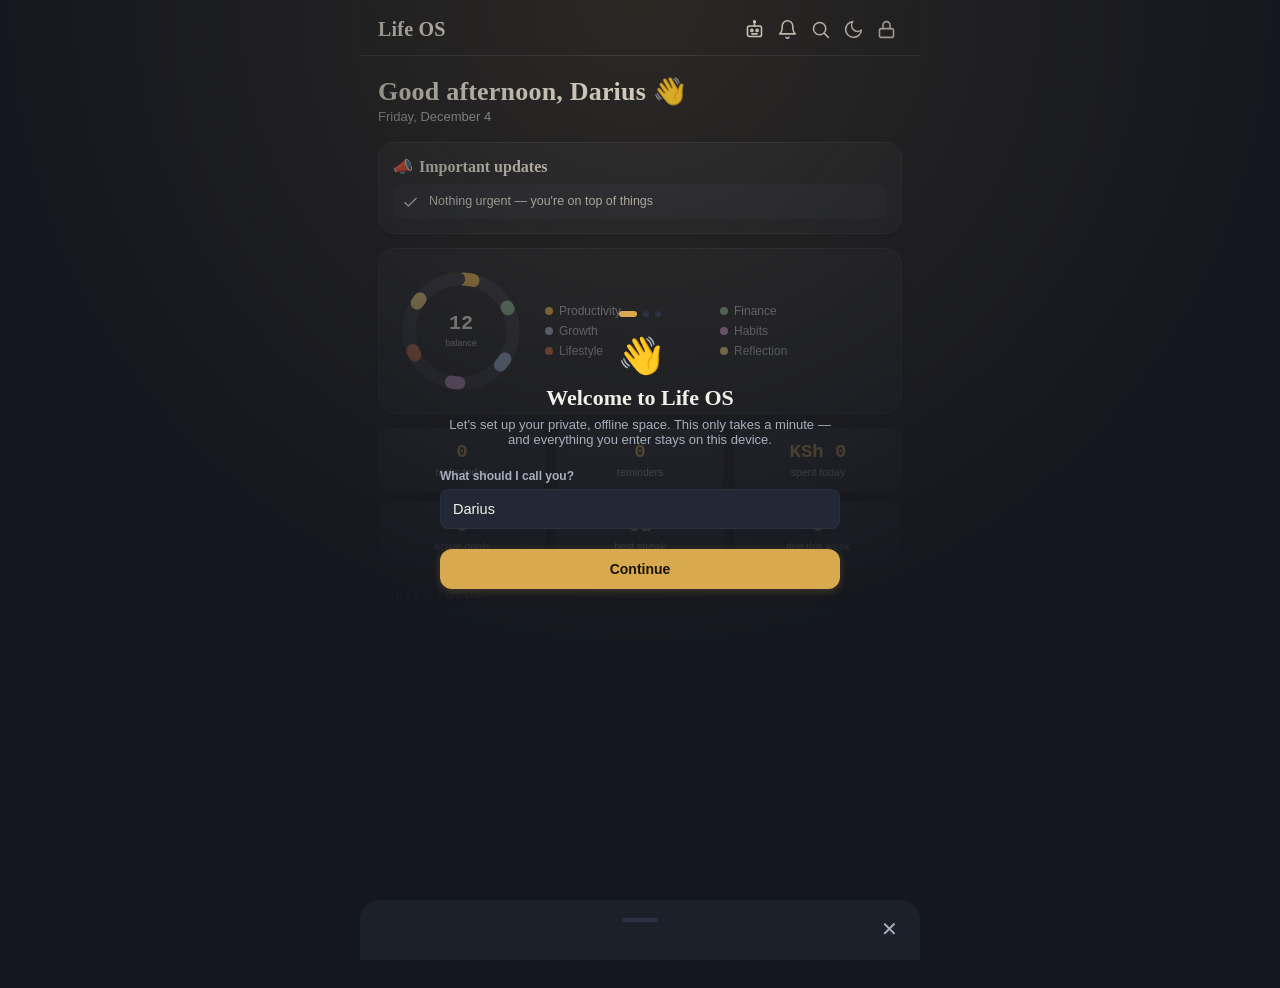
<file: index.html>
<!doctype html>
<html lang="en">
<head>
<meta charset="utf-8">
<meta name="viewport" content="width=device-width, initial-scale=1, viewport-fit=cover, maximum-scale=1">
<meta name="theme-color" content="#14171F">
<title>Life OS</title>
<link rel="manifest" href="./manifest.json">
<link rel="icon" href="./icon-192.png">
<link rel="apple-touch-icon" href="./icon-192.png">
<meta name="apple-mobile-web-app-capable" content="yes">
<meta name="apple-mobile-web-app-status-bar-style" content="black-translucent">
<meta name="apple-mobile-web-app-title" content="Life OS">
<link rel="stylesheet" href="style.css">
</head>
<body>
<div id="app">

  <div id="update-banner"><span>New version available</span><button id="update-btn">Update</button></div>

  <header class="topbar">
    <h1 id="topbar-title">Life OS</h1>
    <div style="display:flex; gap:2px;">
      <button class="icon-btn" id="assistant-btn" aria-label="Assistant"><svg viewBox="0 0 24 24" fill="none" stroke="currentColor" stroke-width="1.8" stroke-linecap="round" stroke-linejoin="round"><rect x="4" y="8" width="16" height="12" rx="2"/><path d="M12 8V4"/><circle cx="12" cy="3" r="1"/><circle cx="9" cy="13" r="1.2"/><circle cx="15" cy="13" r="1.2"/><path d="M9 17h6"/></svg></button>
      <button class="icon-btn" id="notif-btn" aria-label="Notifications" style="position:relative;"><svg viewBox="0 0 24 24" fill="none" stroke="currentColor" stroke-width="1.8" stroke-linecap="round" stroke-linejoin="round"><path d="M18 8a6 6 0 0 0-12 0c0 7-3 9-3 9h18s-3-2-3-9"/><path d="M13.7 21a2 2 0 0 1-3.4 0"/></svg><span id="notif-dot" style="display:none; position:absolute; top:6px; right:6px; width:8px; height:8px; border-radius:50%; background:var(--clay);"></span></button>
      <button class="icon-btn" id="search-btn" aria-label="Search"><svg viewBox="0 0 24 24" fill="none" stroke="currentColor" stroke-width="1.8" stroke-linecap="round" stroke-linejoin="round"><circle cx="11" cy="11" r="7"/><path d="m21 21-4.3-4.3"/></svg></button>
      <button class="icon-btn" id="theme-btn" aria-label="Toggle theme"><svg viewBox="0 0 24 24" fill="none" stroke="currentColor" stroke-width="1.8" stroke-linecap="round" stroke-linejoin="round"><path d="M21 12.8A9 9 0 1 1 11.2 3 7 7 0 0 0 21 12.8z"/></svg></button>
      <button class="icon-btn" id="lock-btn" aria-label="Lock app"><svg viewBox="0 0 24 24" fill="none" stroke="currentColor" stroke-width="1.8" stroke-linecap="round" stroke-linejoin="round"><rect x="4" y="11" width="16" height="10" rx="2"/><path d="M8 11V7a4 4 0 0 1 8 0v4"/></svg></button>
    </div>
  </header>

  <main id="main">
    <!-- HOME -->
    <section class="screen" id="screen-home"></section>
    <!-- PLAN -->
    <section class="screen" id="screen-plan"></section>
    <!-- MONEY -->
    <section class="screen" id="screen-money"></section>
    <!-- GROW -->
    <section class="screen" id="screen-grow"></section>
    <!-- MORE -->
    <section class="screen" id="screen-more"></section>
    <!-- generic module list/detail/form render target -->
    <section class="screen" id="screen-module"></section>
    <!-- search -->
    <section class="screen" id="screen-search"></section>
  </main>

  <button class="fab" id="fab" aria-label="Quick add"><svg viewBox="0 0 24 24" fill="none" stroke="currentColor" stroke-width="2.2" stroke-linecap="round"><path d="M12 5v14M5 12h14"/></svg></button>

  <nav class="tabbar">
    <div class="tabbar-inner">
      <button class="tab active" data-tab="home"><span class="ti"><svg viewBox="0 0 24 24" fill="none" stroke="currentColor" stroke-width="1.8" stroke-linecap="round" stroke-linejoin="round"><path d="m3 11 9-8 9 8"/><path d="M5 10v10h14V10"/></svg></span><span class="tl">Home</span></button>
      <button class="tab" data-tab="plan"><span class="ti"><svg viewBox="0 0 24 24" fill="none" stroke="currentColor" stroke-width="1.8" stroke-linecap="round" stroke-linejoin="round"><rect x="3" y="5" width="18" height="16" rx="2"/><path d="M3 10h18M8 3v4M16 3v4"/></svg></span><span class="tl">Plan</span></button>
      <button class="tab" data-tab="money"><span class="ti"><svg viewBox="0 0 24 24" fill="none" stroke="currentColor" stroke-width="1.8" stroke-linecap="round" stroke-linejoin="round"><rect x="2" y="6" width="20" height="13" rx="2"/><circle cx="12" cy="12.5" r="3"/><path d="M6 6V5a2 2 0 0 1 2-2h8a2 2 0 0 1 2 2v1"/></svg></span><span class="tl">Money</span></button>
      <button class="tab" data-tab="grow"><span class="ti"><svg viewBox="0 0 24 24" fill="none" stroke="currentColor" stroke-width="1.8" stroke-linecap="round" stroke-linejoin="round"><path d="M12 22V12"/><path d="M12 12C7 12 5 9 5 5c4 0 7 2 7 7z"/><path d="M12 12c5 0 7-3 7-7-4 0-7 2-7 7z"/></svg></span><span class="tl">Grow</span></button>
      <button class="tab" data-tab="more"><span class="ti"><svg viewBox="0 0 24 24" fill="none" stroke="currentColor" stroke-width="1.8" stroke-linecap="round" stroke-linejoin="round"><circle cx="5" cy="12" r="1.4"/><circle cx="12" cy="12" r="1.4"/><circle cx="19" cy="12" r="1.4"/></svg></span><span class="tl">More</span></button>
    </div>
  </nav>

  <div class="overlay" id="overlay"></div>
  <div class="sheet" id="sheet"><div class="sheet-handle"></div><button class="sheet-close" id="sheet-close">✕</button><div id="sheet-content"></div></div>

  <div id="toast"></div>

  <div id="lock-screen">
    <div style="font-size:30px;">🔒</div>
    <div style="font-family:var(--font-display); font-size:18px; margin-top:10px;" id="lock-title">Enter PIN</div>
    <div class="pin-dots" id="pin-dots"></div>
    <div class="pin-pad" id="pin-pad"></div>
    <button class="btn ghost sm" id="lock-fingerprint" style="margin-top:16px; width:auto; display:none;">🫆 Use fingerprint / Face ID</button>
    <button class="btn ghost sm" id="lock-forgot" style="margin-top:14px; width:auto;">Forgot PIN? Reset app lock</button>
  </div>

  <div id="onboarding-screen">
    <div id="onboarding-content" style="width:100%; max-width:400px;"></div>
  </div>

</div>

<script src="config.js"></script>
<script src="db.js"></script>
<script src="settings.js"></script>
<script src="app.js"></script>
</body>
</html>
</file>
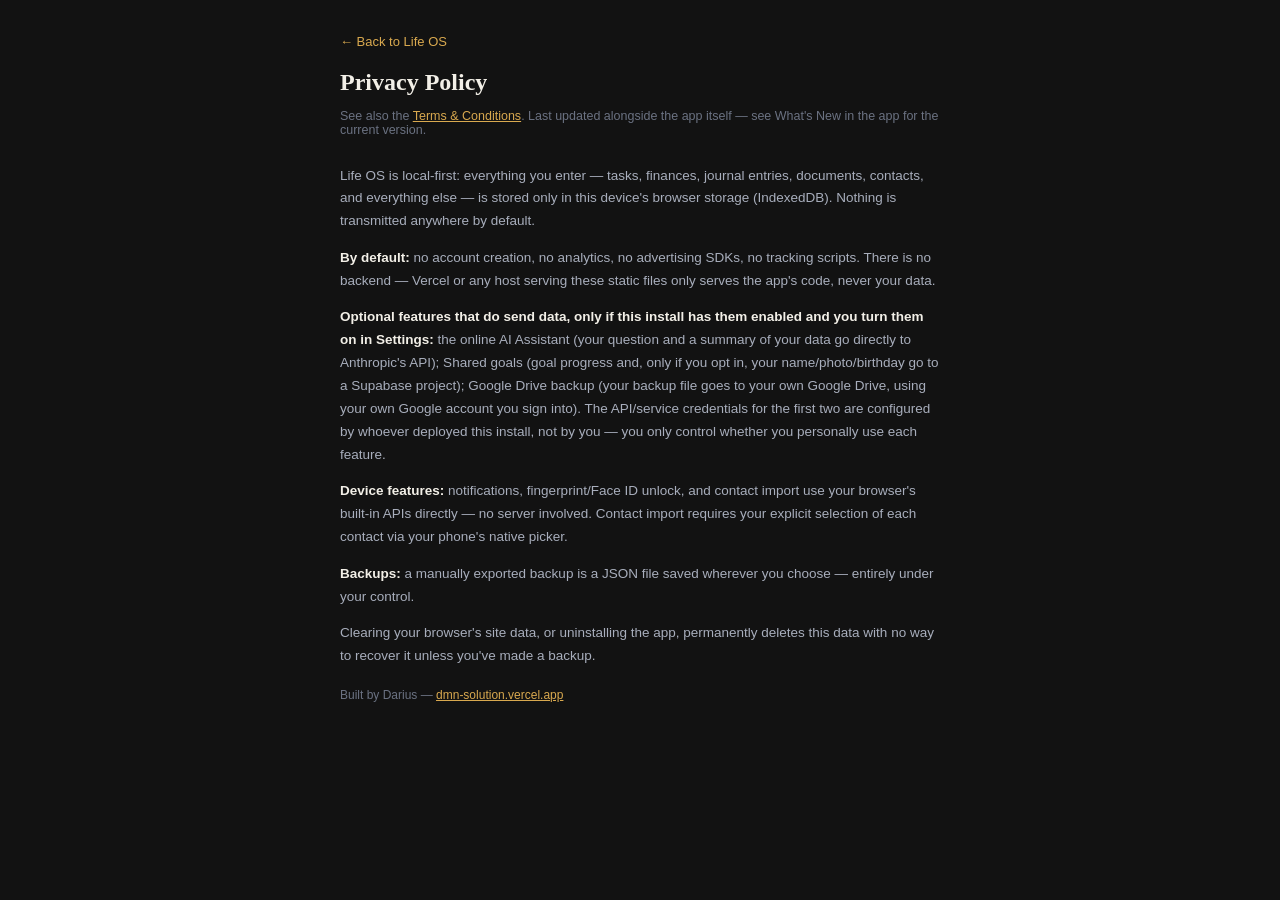
<file: privacy.html>
<!DOCTYPE html>
<html lang="en">
<head>
<meta charset="UTF-8">
<meta name="viewport" content="width=device-width, initial-scale=1.0">
<title>Privacy Policy — Life OS</title>
<link rel="stylesheet" href="style.css">
<style>
  body{background:var(--bg); color:var(--paper); font-family:var(--font-body,system-ui); padding:0;}
  .doc-wrap{max-width:640px; margin:0 auto; padding:32px 20px 60px;}
  .doc-wrap h1{font-family:var(--font-display); font-size:24px; margin:0 0 6px;}
  .doc-wrap .sub{color:var(--fog-dim); font-size:12.5px; margin-bottom:28px;}
  .doc-wrap a{color:var(--gold);}
  .back-link{display:inline-block; margin-bottom:20px; color:var(--fog); font-size:13px; text-decoration:none;}
</style>
</head>
<body>
  <div class="doc-wrap">
    <a href="./index.html" class="back-link">← Back to Life OS</a>
    <h1>Privacy Policy</h1>
    <p class="sub">See also the <a href="./terms.html">Terms & Conditions</a>. Last updated alongside the app itself — see What's New in the app for the current version.</p>
    <div id="privacy-content"></div>
  </div>
  <script src="db.js"></script>
  <script>
    // Reuses the same copy shown in-app (see privacyPolicyHTML in app.js) so this
    // page can never drift out of sync with what the app itself tells the user.
  </script>
  <script>
    document.getElementById("privacy-content").innerHTML = `
    <p style="font-size:13.5px; color:var(--fog); line-height:1.7;">
    Life OS is local-first: everything you enter — tasks, finances, journal entries, documents, contacts, and everything else — is stored only in this device's browser storage (IndexedDB). Nothing is transmitted anywhere by default.
    </p>
    <p style="font-size:13.5px; color:var(--fog); line-height:1.7;">
    <b style="color:var(--paper);">By default:</b> no account creation, no analytics, no advertising SDKs, no tracking scripts. There is no backend — Vercel or any host serving these static files only serves the app's code, never your data.
    </p>
    <p style="font-size:13.5px; color:var(--fog); line-height:1.7;">
    <b style="color:var(--paper);">Optional features that do send data, only if this install has them enabled and you turn them on in Settings:</b> the online AI Assistant (your question and a summary of your data go directly to Anthropic's API); Shared goals (goal progress and, only if you opt in, your name/photo/birthday go to a Supabase project); Google Drive backup (your backup file goes to your own Google Drive, using your own Google account you sign into). The API/service credentials for the first two are configured by whoever deployed this install, not by you — you only control whether you personally use each feature.
    </p>
    <p style="font-size:13.5px; color:var(--fog); line-height:1.7;">
    <b style="color:var(--paper);">Device features:</b> notifications, fingerprint/Face ID unlock, and contact import use your browser's built-in APIs directly — no server involved. Contact import requires your explicit selection of each contact via your phone's native picker.
    </p>
    <p style="font-size:13.5px; color:var(--fog); line-height:1.7;">
    <b style="color:var(--paper);">Backups:</b> a manually exported backup is a JSON file saved wherever you choose — entirely under your control.
    </p>
    <p style="font-size:13.5px; color:var(--fog); line-height:1.7;">
    Clearing your browser's site data, or uninstalling the app, permanently deletes this data with no way to recover it unless you've made a backup.
    </p>
    <p style="font-size:12px; color:var(--fog-dim); margin-top:20px;">Built by Darius — <a href="https://dmn-solution.vercel.app">dmn-solution.vercel.app</a></p>
    `;
  </script>
</body>
</html>
</file>
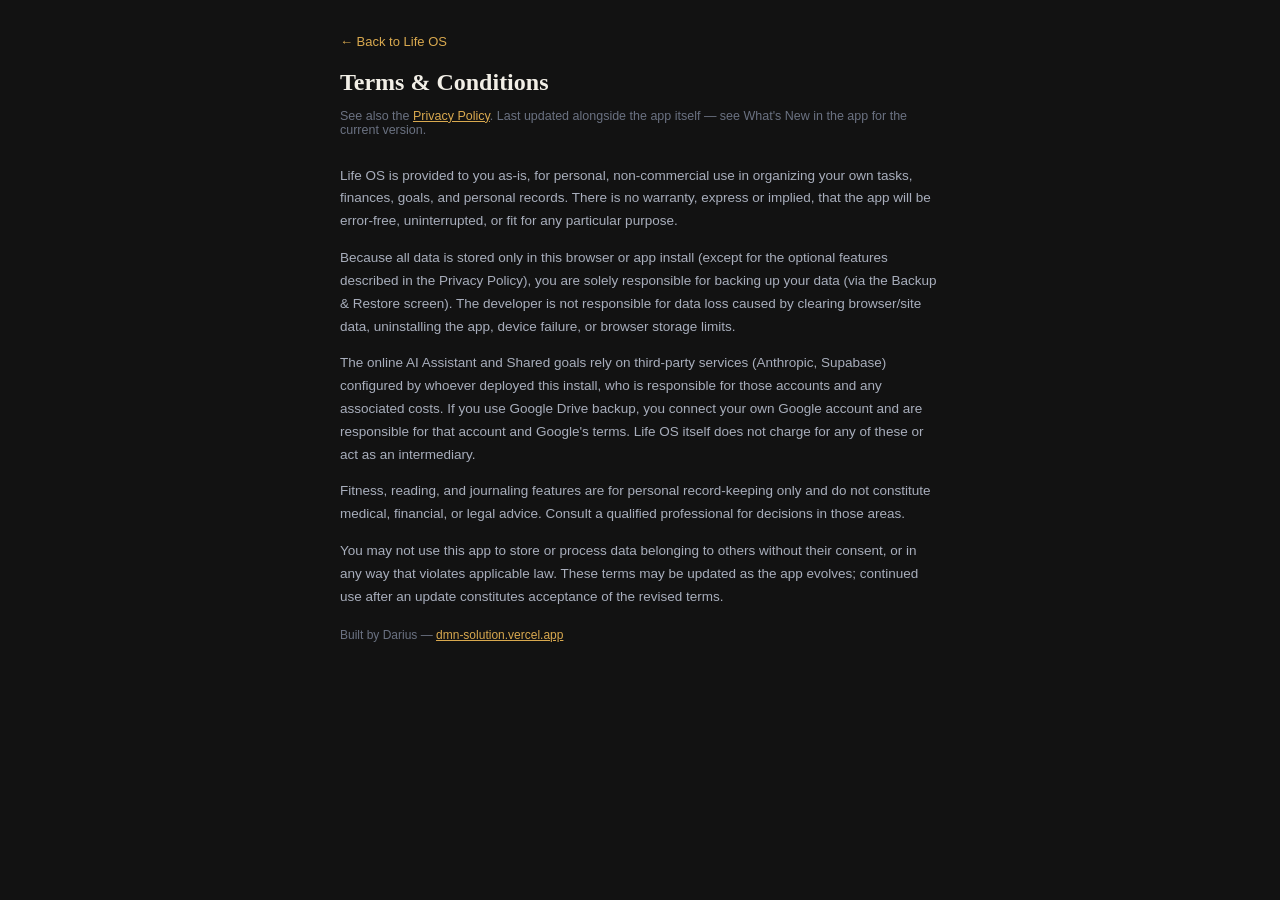
<file: terms.html>
<!DOCTYPE html>
<html lang="en">
<head>
<meta charset="UTF-8">
<meta name="viewport" content="width=device-width, initial-scale=1.0">
<title>Terms & Conditions — Life OS</title>
<link rel="stylesheet" href="style.css">
<style>
  body{background:var(--bg); color:var(--paper); font-family:var(--font-body,system-ui); padding:0;}
  .doc-wrap{max-width:640px; margin:0 auto; padding:32px 20px 60px;}
  .doc-wrap h1{font-family:var(--font-display); font-size:24px; margin:0 0 6px;}
  .doc-wrap .sub{color:var(--fog-dim); font-size:12.5px; margin-bottom:28px;}
  .doc-wrap a{color:var(--gold);}
  .back-link{display:inline-block; margin-bottom:20px; color:var(--fog); font-size:13px; text-decoration:none;}
</style>
</head>
<body>
  <div class="doc-wrap">
    <a href="./index.html" class="back-link">← Back to Life OS</a>
    <h1>Terms & Conditions</h1>
    <p class="sub">See also the <a href="./privacy.html">Privacy Policy</a>. Last updated alongside the app itself — see What's New in the app for the current version.</p>
    <div id="terms-content"></div>
  </div>
  <script>
    document.getElementById("terms-content").innerHTML = `
    <p style="font-size:13.5px; color:var(--fog); line-height:1.7;">
    Life OS is provided to you as-is, for personal, non-commercial use in organizing your own tasks, finances, goals, and personal records. There is no warranty, express or implied, that the app will be error-free, uninterrupted, or fit for any particular purpose.
    </p>
    <p style="font-size:13.5px; color:var(--fog); line-height:1.7;">
    Because all data is stored only in this browser or app install (except for the optional features described in the Privacy Policy), you are solely responsible for backing up your data (via the Backup & Restore screen). The developer is not responsible for data loss caused by clearing browser/site data, uninstalling the app, device failure, or browser storage limits.
    </p>
    <p style="font-size:13.5px; color:var(--fog); line-height:1.7;">
    The online AI Assistant and Shared goals rely on third-party services (Anthropic, Supabase) configured by whoever deployed this install, who is responsible for those accounts and any associated costs. If you use Google Drive backup, you connect your own Google account and are responsible for that account and Google's terms. Life OS itself does not charge for any of these or act as an intermediary.
    </p>
    <p style="font-size:13.5px; color:var(--fog); line-height:1.7;">
    Fitness, reading, and journaling features are for personal record-keeping only and do not constitute medical, financial, or legal advice. Consult a qualified professional for decisions in those areas.
    </p>
    <p style="font-size:13.5px; color:var(--fog); line-height:1.7;">
    You may not use this app to store or process data belonging to others without their consent, or in any way that violates applicable law. These terms may be updated as the app evolves; continued use after an update constitutes acceptance of the revised terms.
    </p>
    <p style="font-size:12px; color:var(--fog-dim); margin-top:20px;">Built by Darius — <a href="https://dmn-solution.vercel.app">dmn-solution.vercel.app</a></p>
    `;
  </script>
</body>
</html>
</file>
<file: style.css>
:root{
  --ink:#14171F; --panel:#1C2029; --panel-2:#232836; --line:#2C3140;
  --gold:#D9A94F; --sage:#7FA88C; --clay:#C4694A; --blue:#8FA6C9; --violet:#B98FC9;
  --paper:#F2EFE7; --fog:#A8AEBC; --fog-dim:#6B7282;
  --r-lg:18px; --r-md:12px; --r-sm:8px;
  --font-display: "Iowan Old Style","Palatino Linotype","Book Antiqua",Georgia,serif;
  --font-body: -apple-system,BlinkMacSystemFont,"Segoe UI",Roboto,Helvetica,Arial,sans-serif;
  --font-mono: "SF Mono",SFMono-Regular,Menlo,Consolas,"Liberation Mono",monospace;
  color-scheme: dark;
}
body.theme-light{
  --ink:#F5F2EA; --panel:#FFFFFF; --panel-2:#EFEAE0; --line:#E1DACB;
  --paper:#221F17; --fog:#6B6455; --fog-dim:#9A9384;
  color-scheme: light;
}
body.theme-light .fab, body.theme-light .btn:not(.ghost):not(.danger){ color:#1A1406; }
body.theme-light #update-banner button{ color:var(--gold); }
*{box-sizing:border-box; -webkit-tap-highlight-color:transparent;}
html,body{height:100%;}
body{
  margin:0; background:var(--ink); color:var(--paper); font-family:var(--font-body);
  -webkit-font-smoothing:antialiased; overscroll-behavior-y:none;
}
button{font-family:inherit;}
@media (prefers-reduced-motion: reduce){ *{animation-duration:0.001ms !important; transition-duration:0.001ms !important;} }

#app{max-width:560px; margin:0 auto; min-height:100vh; display:flex; flex-direction:column; position:relative;}

/* ---------- Top bar ---------- */
.topbar{
  position:sticky; top:0; z-index:20; background:rgba(20,23,31,0.92); backdrop-filter:blur(10px);
  padding:14px 18px 10px; display:flex; align-items:center; justify-content:space-between;
  border-bottom:1px solid var(--line);
}
.topbar h1{font-family:var(--font-display); font-size:20px; font-weight:600; margin:0; letter-spacing:0.2px;}
.topbar .icon-btn{background:none;border:none;color:var(--paper);font-size:18px;cursor:pointer;padding:5px;border-radius:var(--r-sm);}
.topbar .icon-btn svg{width:21px; height:21px; display:block;}
.topbar .icon-btn:focus-visible{outline:2px solid var(--gold); outline-offset:2px;}

/* ---------- Screens ---------- */
main{flex:1; padding:16px 18px 100px;}
.screen{display:none;}
.screen.active{display:block; animation:fadein .18s ease;}
@keyframes fadein{from{opacity:0; transform:translateY(4px);} to{opacity:1; transform:none;}}

/* ---------- Cards ---------- */
.card{background:var(--panel); border:1px solid var(--line); border-radius:var(--r-lg); padding:16px; margin-bottom:14px; box-shadow:0 2px 10px rgba(0,0,0,0.18); transition:transform .15s ease, box-shadow .15s ease;}
.card h2{font-family:var(--font-display); font-size:16px; margin:0 0 10px; font-weight:600; color:var(--paper);}
.card h2 .em{margin-right:6px;}
.section-label{font-size:11px; text-transform:uppercase; letter-spacing:1.2px; color:var(--fog-dim); margin:22px 0 8px; font-weight:600;}
.section-label:first-child{margin-top:0;}

/* ---------- Dashboard greeting ---------- */
.greeting{font-family:var(--font-display); font-size:26px; font-weight:600; margin:4px 0 2px; letter-spacing:0.2px;}
.greeting-date{color:var(--fog); font-size:13px; margin-bottom:18px;}

/* ---------- Life Ring (signature element) ---------- */
.ring-wrap{display:flex; align-items:center; gap:18px;}
.ring-legend{flex:1; display:grid; grid-template-columns:1fr 1fr; gap:6px 10px; font-size:12px;}
.ring-legend .li{display:flex; align-items:center; gap:6px; color:var(--fog);}
.ring-legend .dot{width:8px; height:8px; border-radius:50%; flex:none;}
.ring-legend b{color:var(--paper); font-weight:600;}

/* ---------- Stat grid ---------- */
.stat-grid{display:grid; grid-template-columns:repeat(3,1fr); gap:10px;}
.stat{background:var(--panel-2); border-radius:var(--r-md); padding:12px 10px; text-align:center; border:1px solid transparent; transition:border-color .15s ease;}
.stat .n{font-family:var(--font-mono); font-size:19px; font-weight:600; color:var(--gold);}
.stat .l{font-size:10.5px; color:var(--fog); margin-top:3px; line-height:1.3;}

/* ---------- List rows ---------- */
.row{
  display:flex; align-items:center; gap:12px; padding:12px 4px; border-bottom:1px solid var(--line);
  cursor:pointer; transition:background .12s ease; border-radius:8px;
}
.row:active{background:var(--panel-2);}
.row:last-child{border-bottom:none;}
.row .row-icon{width:34px;height:34px;border-radius:10px;display:flex;align-items:center;justify-content:center;font-size:16px;flex:none;background:var(--panel-2);}
.row .row-body{flex:1; min-width:0;}
.row .row-title{font-size:14.5px; font-weight:600; color:var(--paper); white-space:nowrap; overflow:hidden; text-overflow:ellipsis;}
.row .row-sub{font-size:12px; color:var(--fog); margin-top:2px; white-space:nowrap; overflow:hidden; text-overflow:ellipsis;}
.row .row-amt{font-family:var(--font-mono); font-size:13.5px; font-weight:600; flex:none;}
.chk{width:22px;height:22px;border-radius:7px;border:1.5px solid var(--fog-dim); flex:none; display:flex; align-items:center; justify-content:center; transition:all .15s ease; cursor:pointer;}
.chk.done{background:var(--sage); border-color:var(--sage); color:var(--ink); font-weight:700;}
.empty{text-align:center; padding:36px 10px; color:var(--fog);}
.empty .em{font-size:32px; display:block; margin-bottom:10px; opacity:0.7;}
.empty svg{display:block; margin:0 auto 10px; opacity:0.6;}
.empty p{margin:0; font-size:13.5px; line-height:1.5;}

/* ---------- Plan tab hero + priority accents ---------- */
.plan-hero{display:flex; align-items:stretch; gap:8px; margin-bottom:16px;}
.plan-hero-stat{flex:1; background:var(--panel); border:1px solid var(--line); border-radius:var(--r-md); padding:12px 8px; text-align:center; cursor:pointer; transition:transform .12s ease;}
.plan-hero-stat:active{transform:scale(0.96);}
.plan-hero-stat .n{font-size:20px; font-weight:700; font-family:var(--font-display);}
.plan-hero-stat .l{font-size:10px; color:var(--fog-dim); text-transform:uppercase; letter-spacing:0.4px; margin-top:2px;}
.plan-hero-cal{flex:1.1; background:var(--gold); color:#1A1406; border:none; border-radius:var(--r-md); display:flex; flex-direction:column; align-items:center; justify-content:center; gap:4px; font-size:11px; font-weight:700; cursor:pointer; transition:transform .12s ease;}
.plan-hero-cal:active{transform:scale(0.96);}
.plan-task{border-left:3px solid transparent; margin-left:-1px; padding-left:9px;}
.plan-task.high{border-left-color:var(--clay);}
.plan-task.top3{border-left-color:var(--gold);}
.streak-pill{display:flex; align-items:center; gap:3px; background:var(--panel-2); color:var(--gold); font-size:12px; font-weight:700; padding:4px 9px; border-radius:99px; flex:none;}
.goal-row{gap:12px;}

/* ---------- 2-column vertical card grid (Plan / Grow) ---------- */
.card-grid{display:grid; grid-template-columns:1fr 1fr; gap:10px; margin-bottom:2px;}
.grid-card{background:var(--panel); border:1px solid var(--line); border-radius:var(--r-md); padding:12px; display:flex; flex-direction:column; gap:5px; cursor:pointer; border-left:3px solid transparent; transition:transform .12s ease, border-color .15s ease;}
.grid-card:active{transform:scale(0.97);}
.grid-card.high{border-left-color:var(--clay);}
.grid-card.top3{border-left-color:var(--gold);}
.grid-card .gc-title{font-size:13px; font-weight:600; color:var(--paper); line-height:1.3;}
.grid-card .gc-sub{font-size:11px; color:var(--fog-dim); line-height:1.3;}
.full-span{grid-column:1 / -1;}

/* ---------- Notes — masonry-style cards ---------- */
.notes-grid{column-count:2; column-gap:10px;}
.note-card{background:var(--panel); border:1px solid var(--line); border-left:3px solid var(--accent,var(--gold)); border-radius:14px; padding:14px; margin-bottom:10px; break-inside:avoid; cursor:pointer; transition:transform .12s ease;}
.note-card:active{transform:scale(0.97);}
.note-card .nc-title{font-family:var(--font-display); font-size:14px; font-weight:700; color:var(--paper); margin-bottom:6px; line-height:1.3;}
.note-card .nc-body{font-size:12.5px; color:var(--fog); line-height:1.55; display:-webkit-box; -webkit-line-clamp:6; -webkit-box-orient:vertical; overflow:hidden; white-space:pre-wrap;}
.note-card .nc-tags{display:flex; flex-wrap:wrap; gap:5px; margin-top:10px;}
.note-card .nc-tag{font-size:10px; background:var(--panel-2); color:var(--fog); padding:2px 8px; border-radius:99px;}
.note-card .nc-date{font-size:10px; color:var(--fog-dim); margin-top:10px;}

/* ---------- Buttons ---------- */
.btn{
  display:inline-flex; align-items:center; justify-content:center; gap:6px;
  background:var(--gold); color:#1A1406; border:none; border-radius:var(--r-md);
  padding:12px 16px; font-size:14px; font-weight:700; cursor:pointer; width:100%;
  box-shadow:0 2px 8px rgba(217,169,79,0.25); transition:transform .1s ease, box-shadow .1s ease, opacity .1s ease;
}
.btn:active{transform:scale(0.97); box-shadow:0 1px 4px rgba(217,169,79,0.2);}
.btn:focus-visible{outline:2px solid var(--paper); outline-offset:2px;}
.btn.ghost{background:var(--panel-2); color:var(--paper); border:1px solid var(--line); font-weight:600; box-shadow:none;}
.btn.ghost:active{background:var(--line);}
.btn.danger{background:var(--clay); color:#241009; box-shadow:0 2px 8px rgba(196,105,74,0.25);}
.btn.sm{width:auto; padding:9px 14px; font-size:13px;}
.btn-row{display:flex; gap:10px; margin-top:14px;}

/* ---------- Forms ---------- */
label{display:block; font-size:12px; color:var(--fog); margin:14px 0 6px; font-weight:600;}
label:first-child{margin-top:0;}
input,select,textarea{
  width:100%; background:var(--panel-2); border:1px solid var(--line); color:var(--paper);
  border-radius:var(--r-sm); padding:11px 12px; font-size:14.5px; font-family:inherit;
  transition:border-color .15s ease;
}
input:focus,select:focus,textarea:focus{outline:2px solid var(--gold); outline-offset:1px; border-color:var(--gold);}
textarea{min-height:80px; resize:vertical;}
.field-hint{font-size:11px; color:var(--fog-dim); margin-top:4px;}

/* ---------- Lively module forms (icons + staggered entrance) ---------- */
.form-head{display:flex; align-items:center; gap:11px; margin-bottom:6px;}
.form-head-icon{width:42px; height:42px; border-radius:13px; display:flex; align-items:center; justify-content:center; font-size:20px; flex:none; box-shadow:0 3px 10px rgba(0,0,0,0.25);}
.form-head h2{margin:0;}
.field-row{opacity:0; animation:fieldIn .4s ease forwards; margin:18px 0;}
.field-row:first-of-type{margin-top:14px;}
@keyframes fieldIn{from{opacity:0; transform:translateY(10px);} to{opacity:1; transform:none;}}
.field-row-head{display:flex; align-items:center; gap:8px; margin-bottom:6px;}
.field-icon{display:inline-flex; align-items:center; justify-content:center; width:24px; height:24px; border-radius:7px; background:var(--panel-2); font-size:12.5px; flex:none; transition:transform .15s ease;}
.field-row:focus-within .field-icon{transform:scale(1.15); background:var(--gold); }
.field-label-text{font-size:12px; color:var(--fog); font-weight:600;}
.field-row.field-error input, .field-row.field-error select, .field-row.field-error textarea{border-color:var(--clay); animation:shakeErr .3s ease;}
@keyframes shakeErr{0%,100%{transform:translateX(0);} 25%{transform:translateX(-4px);} 75%{transform:translateX(4px);}}
#mf-save{position:relative; overflow:hidden;}
#mf-save::after{content:""; position:absolute; inset:0; background:linear-gradient(120deg, transparent, rgba(255,255,255,0.25), transparent); transform:translateX(-100%); animation:shine 2.6s ease-in-out infinite;}
@keyframes shine{0%,60%{transform:translateX(-100%);} 100%{transform:translateX(100%);}}
.chip-grid{display:flex; flex-wrap:wrap; gap:8px;}
.chip-select{padding:9px 13px; border-radius:12px; background:var(--panel-2); border:1px solid var(--line); font-size:13px; color:var(--paper); cursor:pointer; transition:transform .15s cubic-bezier(.34,1.56,.64,1), background .15s ease, border-color .15s ease; user-select:none;}
.chip-select.active{background:var(--gold); color:#1A1406; border-color:var(--gold); font-weight:700; transform:scale(1.05);}
.chip-select:active{transform:scale(0.92);}
.stepper{display:flex; align-items:center; gap:8px;}
.stepper input{text-align:center;}
.stepper-btn{width:42px; height:42px; border-radius:11px; background:var(--panel-2); border:1px solid var(--line); color:var(--gold); font-size:20px; flex:none; cursor:pointer; transition:transform .12s ease, background .12s ease;}
.stepper-btn:active{transform:scale(0.85); background:var(--gold); color:#1A1406;}

/* ---------- Bottom nav ---------- */
nav.tabbar{
  position:fixed; bottom:0; left:0; right:0; z-index:30;
  background:rgba(28,32,41,0.96); backdrop-filter:blur(14px); border-top:1px solid var(--line);
  display:flex; justify-content:center;
}
.tabbar-inner{max-width:560px; width:100%; display:flex; padding:6px 6px calc(6px + env(safe-area-inset-bottom));}
.tab{flex:1; background:none; border:none; color:var(--fog-dim); display:flex; flex-direction:column; align-items:center; gap:3px; padding:8px 2px; cursor:pointer; border-radius:var(--r-sm); transition:color .15s ease;}
.tab .ti{font-size:19px; transition:transform .15s ease;}
.tab .ti svg{width:21px; height:21px; display:block;}
.tab .tl{font-size:10px; font-weight:600; letter-spacing:0.2px;}
.tab.active{color:var(--gold);}
.tab.active .ti{transform:translateY(-1px) scale(1.08);}
.tab:focus-visible{outline:2px solid var(--gold);}

/* ---------- FAB ---------- */
.fab{
  position:fixed; right:calc(50% - 280px + 18px); bottom:78px; z-index:35;
  width:56px; height:56px; border-radius:50%; background:var(--gold); color:#1A1406;
  border:none; font-size:26px; font-weight:400; box-shadow:0 6px 20px rgba(217,169,79,0.35), 0 2px 8px rgba(0,0,0,0.3); cursor:pointer;
  display:flex; align-items:center; justify-content:center; transition:transform .12s ease;
}
.fab svg{width:26px; height:26px;}
.fab:active{transform:scale(0.94);}
@media (max-width:596px){ .fab{right:18px;} }
.fab:focus-visible{outline:2px solid var(--paper);}

/* ---------- Sheet / modal ---------- */
.overlay{position:fixed; inset:0; background:rgba(8,9,13,0.6); z-index:50; display:none;}
.overlay.open{display:block;}
.sheet{
  position:fixed; left:0; right:0; bottom:0; z-index:51; background:var(--panel);
  border-radius:20px 20px 0 0; max-height:88vh; overflow-y:auto; padding:18px 18px calc(24px + env(safe-area-inset-bottom));
  transform:translateY(100%); transition:transform .22s ease; max-width:560px; margin:0 auto;
}
.sheet.open{transform:translateY(0);}
.sheet-handle{width:36px; height:4px; background:var(--line); border-radius:2px; margin:0 auto 14px;}
.sheet-title{font-family:var(--font-display); font-size:19px; font-weight:600; margin:0 0 4px;}
.sheet-close{position:absolute; top:16px; right:16px; background:none; border:none; color:var(--fog); font-size:20px; cursor:pointer;}

/* ---------- Quick add grid ---------- */
.qa-grid{display:grid; grid-template-columns:repeat(4,1fr); gap:10px; margin-top:14px;}
.qa-item{background:var(--panel-2); border:1px solid var(--line); border-radius:var(--r-md); padding:14px 6px; text-align:center; cursor:pointer;}
.qa-item .em{display:flex; justify-content:center; margin-bottom:6px;}
.qa-item .l{font-size:10.5px; color:var(--fog); font-weight:600;}

/* ---------- Module tiles (More screen) ---------- */
.tile-grid{display:grid; grid-template-rows:repeat(2,1fr); grid-auto-flow:column; grid-auto-columns:138px; gap:10px; overflow-x:auto; scroll-snap-type:x proximity; padding-bottom:6px; -webkit-overflow-scrolling:touch; scrollbar-width:none; -webkit-mask-image:linear-gradient(to right, black 94%, transparent 100%); mask-image:linear-gradient(to right, black 94%, transparent 100%);}
.scroll-arrow{position:absolute; top:50%; transform:translateY(-50%); width:26px; height:26px; border-radius:50%; background:var(--panel); border:1px solid var(--line); color:var(--paper); display:flex; align-items:center; justify-content:center; cursor:pointer; z-index:2; box-shadow:0 2px 6px rgba(0,0,0,0.3); opacity:0.9;}
.scroll-arrow-left{left:-4px;}
.scroll-arrow-right{right:-4px;}
.scroll-arrow:active{transform:translateY(-50%) scale(0.88);}
.tile-grid::-webkit-scrollbar{display:none;}
.tile{background:var(--panel); border:1px solid var(--line); border-radius:var(--r-lg); padding:14px; cursor:pointer; scroll-snap-align:start; display:flex; flex-direction:column; justify-content:flex-start; min-height:92px;}
.tile .em{font-size:22px;}
.tile .l{font-size:12.5px; font-weight:600; margin-top:8px; line-height:1.25;}
.tile .d{font-size:10.5px; color:var(--fog); margin-top:2px; line-height:1.3;}

/* ---------- Segmented control ---------- */
.segmented{display:flex; background:var(--panel-2); border-radius:var(--r-sm); padding:3px; margin-bottom:14px; border:1px solid var(--line);}
.segmented button{flex:1; background:none; border:none; color:var(--fog); padding:8px 4px; font-size:12.5px; font-weight:600; border-radius:6px; cursor:pointer;}
.segmented button.active{background:var(--gold); color:#1A1406;}

/* ---------- Chips ---------- */
.chips{display:flex; gap:8px; flex-wrap:wrap; margin-bottom:14px;}
.chip{background:var(--panel-2); border:1px solid var(--line); color:var(--fog); font-size:12px; padding:6px 12px; border-radius:99px; cursor:pointer; font-weight:600;}
.chip.active{background:var(--gold); color:#1A1406; border-color:var(--gold);}

/* ---------- Toast / banner ---------- */
#toast{position:fixed; left:50%; bottom:96px; transform:translateX(-50%) translateY(20px); background:var(--paper); color:#14171F; padding:11px 18px; border-radius:99px; font-size:13px; font-weight:600; z-index:80; opacity:0; transition:all .25s ease; pointer-events:none; white-space:nowrap;}
#toast.show{opacity:1; transform:translateX(-50%) translateY(0);}
#update-banner{position:fixed; top:0; left:0; right:0; z-index:90; background:var(--gold); color:#1A1406; padding:10px 16px; display:none; align-items:center; justify-content:space-between; font-size:13px; font-weight:600;}
#update-banner.show{display:flex;}
#update-banner button{background:#1A1406; color:var(--gold); border:none; border-radius:8px; padding:7px 12px; font-weight:700; font-size:12px; cursor:pointer;}

/* ---------- Lock screen ---------- */
#lock-screen{position:fixed; inset:0; z-index:200; background:var(--ink); display:none; flex-direction:column; align-items:center; justify-content:center; padding:24px;}
#lock-screen.show{display:flex;}
.pin-dots{display:flex; gap:14px; margin:24px 0;}
.pin-dot{width:14px; height:14px; border-radius:50%; border:1.5px solid var(--fog-dim);}
.pin-dot.filled{background:var(--gold); border-color:var(--gold);}
.pin-pad{display:grid; grid-template-columns:repeat(3,64px); gap:14px;}
.pin-key{width:64px; height:64px; border-radius:50%; background:var(--panel-2); border:1px solid var(--line); color:var(--paper); font-size:20px; font-weight:600; cursor:pointer;}
.pin-key:active{background:var(--panel);}

/* ---------- Onboarding ---------- */
#onboarding-screen{position:fixed; inset:0; z-index:220; background:radial-gradient(circle at 50% 0%, rgba(217,169,79,0.12), var(--ink) 60%); display:none; flex-direction:column; align-items:center; justify-content:center; padding:24px; overflow-y:auto;}
#onboarding-screen.show{display:flex;}
.ob-dots{display:flex; gap:6px; justify-content:center; margin-bottom:18px;}
.ob-dots span{width:6px; height:6px; border-radius:50%; background:var(--line);}
.ob-dots span.active{background:var(--gold); width:18px; border-radius:3px; transition:all .2s ease;}

/* ---------- Progress bar ---------- */
.pbar{height:8px; background:var(--panel-2); border-radius:99px; overflow:hidden; margin-top:8px;}
.pbar > div{height:100%; border-radius:99px;}

/* ---------- Detail view header ---------- */
.detail-back{background:none; border:none; color:var(--fog); font-size:13px; font-weight:600; cursor:pointer; padding:6px 0; margin-bottom:10px; display:flex; align-items:center; gap:4px;}
.kv{display:flex; justify-content:space-between; padding:9px 0; border-bottom:1px solid var(--line); font-size:13.5px;}
.kv:last-child{border-bottom:none;}
.kv .k{color:var(--fog);}
.kv .v{font-weight:600; text-align:right;}

::-webkit-scrollbar{width:0;height:0;}
</file>
